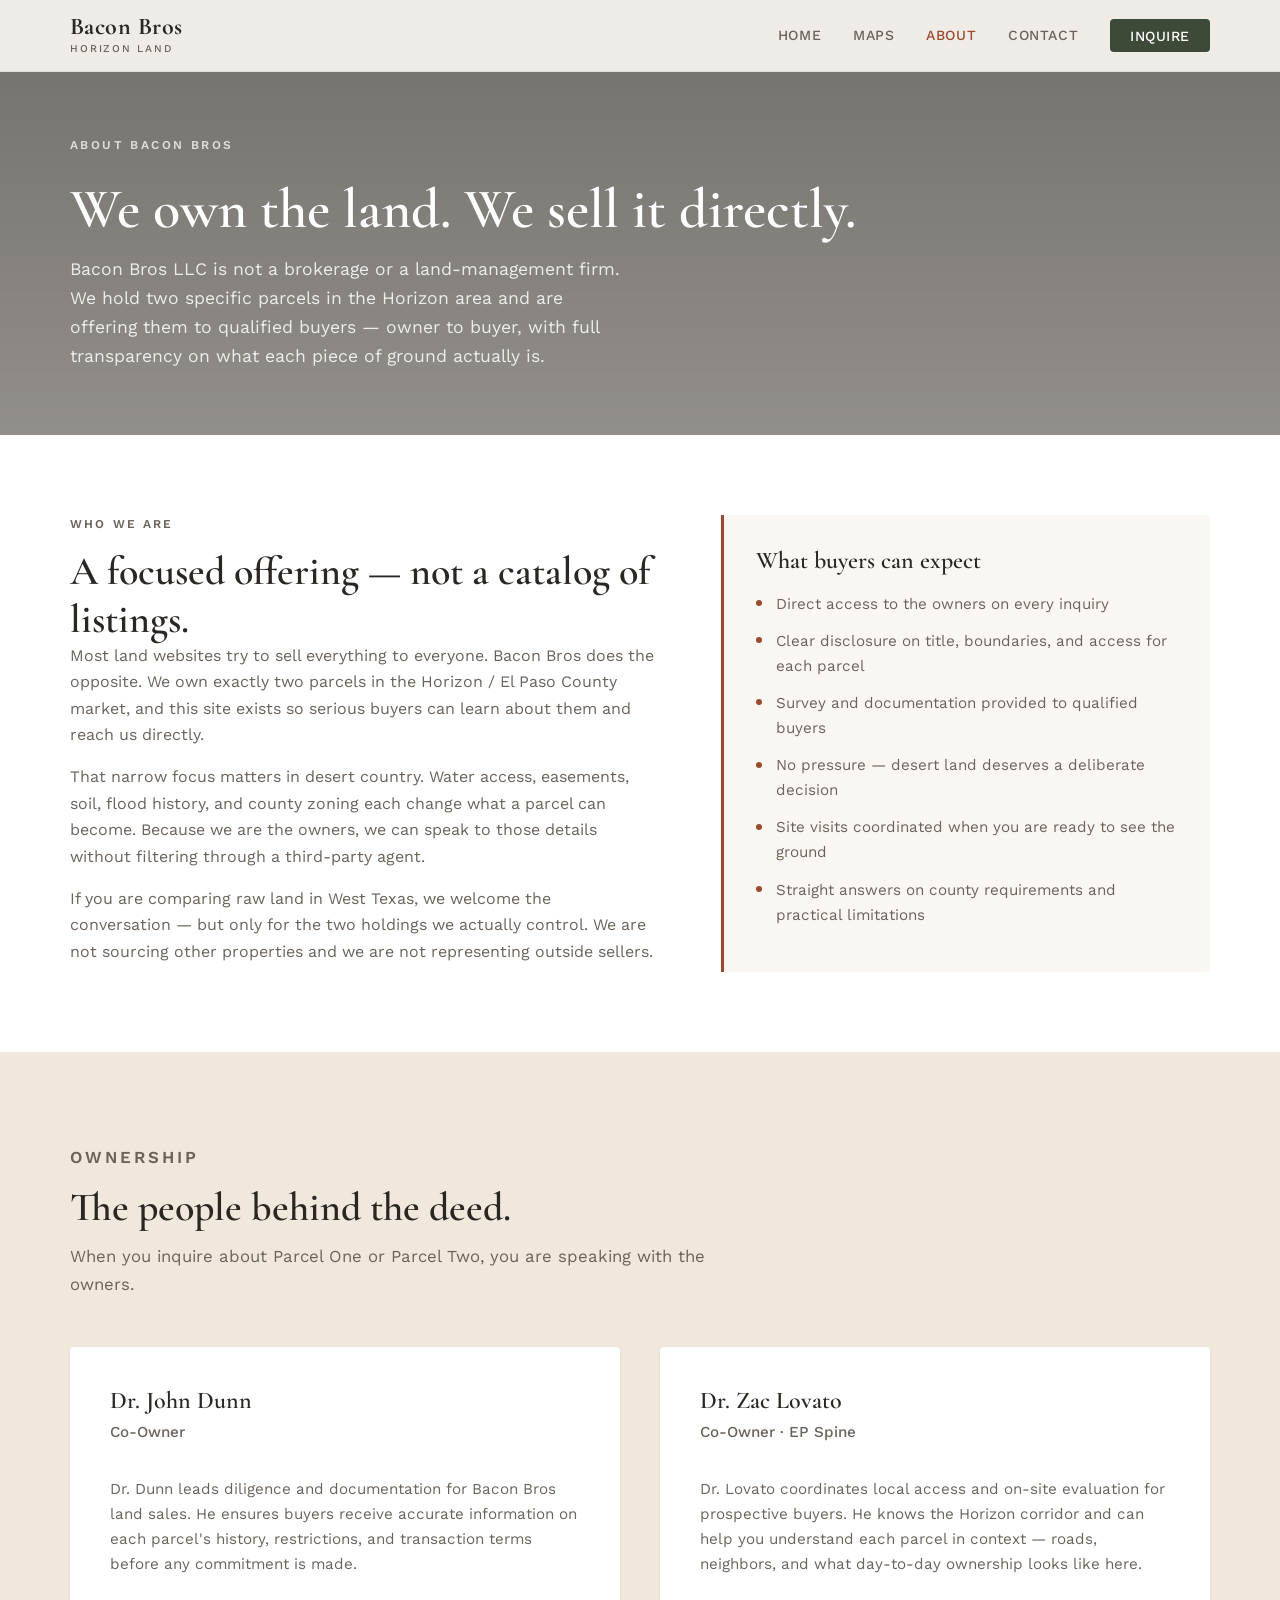
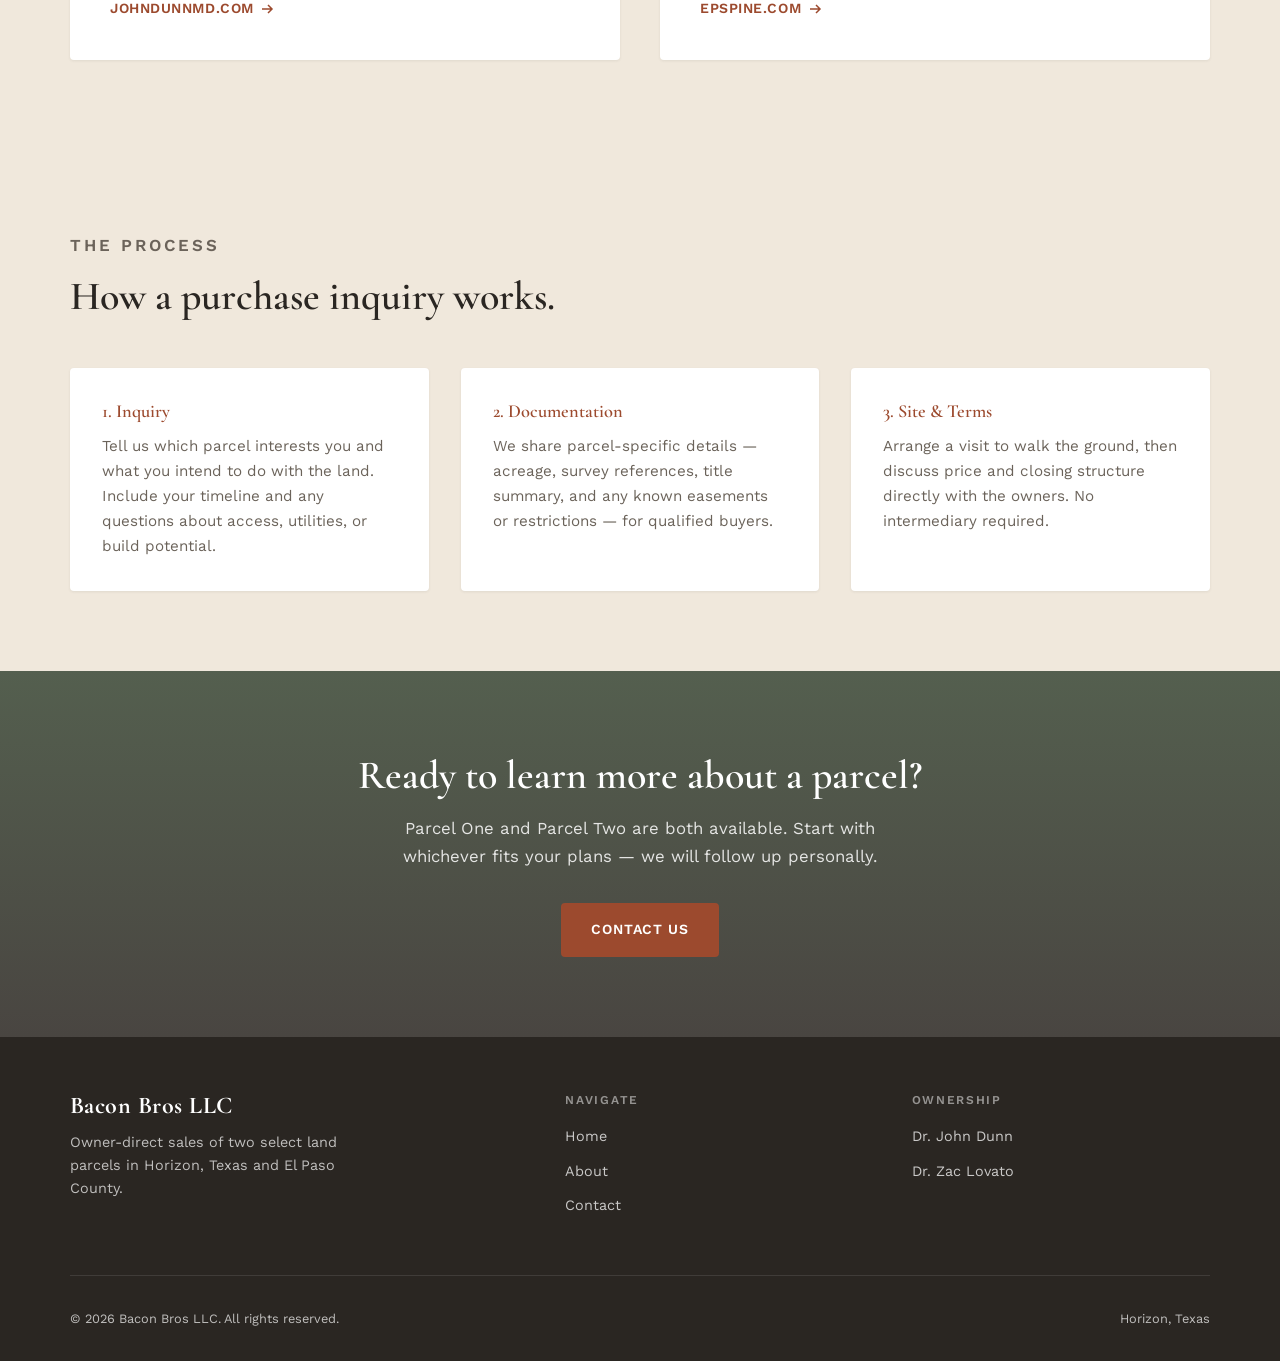
<file: about.html>
<!DOCTYPE html>
<html lang="en">
<head>
  <meta charset="UTF-8">
  <meta name="viewport" content="width=device-width, initial-scale=1.0">
  <meta name="description" content="About Bacon Bros LLC — owner-direct sales of two select land parcels in Horizon, Texas.">
  <title>About | Bacon Bros LLC</title>
  <link rel="stylesheet" href="css/styles.css">
</head>
<body>
  <header class="site-header">
    <div class="container header-inner">
      <a href="index.html" class="logo">
        <span class="logo-mark">Bacon Bros</span>
        <span class="logo-sub">Horizon Land</span>
      </a>
      <button class="nav-toggle" aria-expanded="false" aria-controls="site-nav">Menu</button>
      <nav class="site-nav" id="site-nav" aria-label="Main navigation">
        <ul>
          <li><a href="index.html">Home</a></li>
          <li><a href="index.html#downloads">Maps</a></li>
          <li><a href="about.html">About</a></li>
          <li><a href="contact.html">Contact</a></li>
          <li><a href="contact.html" class="nav-cta">Inquire</a></li>
        </ul>
      </nav>
    </div>
  </header>

  <main>
    <section class="page-hero page-hero--about">
      <div class="container">
        <p class="hero-eyebrow">About Bacon Bros</p>
        <h1>We own the land. We sell it directly.</h1>
        <p class="page-hero-lead">
          Bacon Bros LLC is not a brokerage or a land-management firm. We hold two specific
          parcels in the Horizon area and are offering them to qualified buyers — owner to buyer,
          with full transparency on what each piece of ground actually is.
        </p>
      </div>
    </section>

    <section class="about-content">
      <div class="container about-grid">
        <div class="about-text">
          <p class="section-eyebrow">Who We Are</p>
          <h2>A focused offering — not a catalog of listings.</h2>
          <p>
            Most land websites try to sell everything to everyone. Bacon Bros does the opposite.
            We own exactly two parcels in the Horizon / El Paso County market, and this site exists
            so serious buyers can learn about them and reach us directly.
          </p>
          <p>
            That narrow focus matters in desert country. Water access, easements, soil, flood
            history, and county zoning each change what a parcel can become. Because we are the
            owners, we can speak to those details without filtering through a third-party agent.
          </p>
          <p>
            If you are comparing raw land in West Texas, we welcome the conversation — but only
            for the two holdings we actually control. We are not sourcing other properties and we
            are not representing outside sellers.
          </p>
        </div>
        <aside class="about-values">
          <h3>What buyers can expect</h3>
          <ul class="values-list">
            <li>Direct access to the owners on every inquiry</li>
            <li>Clear disclosure on title, boundaries, and access for each parcel</li>
            <li>Survey and documentation provided to qualified buyers</li>
            <li>No pressure — desert land deserves a deliberate decision</li>
            <li>Site visits coordinated when you are ready to see the ground</li>
            <li>Straight answers on county requirements and practical limitations</li>
          </ul>
        </aside>
      </div>
    </section>

    <section class="leadership">
      <div class="container">
        <div class="section-header">
          <p class="section-eyebrow">Ownership</p>
          <h2>The people behind the deed.</h2>
          <p>When you inquire about Parcel One or Parcel Two, you are speaking with the owners.</p>
        </div>
        <div class="leaders-grid">
          <article class="leader-card">
            <h3>Dr. John Dunn</h3>
            <p class="leader-title">Co-Owner</p>
            <p>
              Dr. Dunn leads diligence and documentation for Bacon Bros land sales. He ensures
              buyers receive accurate information on each parcel's history, restrictions, and
              transaction terms before any commitment is made.
            </p>
            <a href="https://johndunnmd.com" class="leader-link" target="_blank" rel="noopener noreferrer">
              johndunnmd.com
              <svg viewBox="0 0 16 16" fill="none" stroke="currentColor" stroke-width="1.5" aria-hidden="true"><path d="M3 8h10M9 4l4 4-4 4"/></svg>
            </a>
          </article>
          <article class="leader-card">
            <h3>Dr. Zac Lovato</h3>
            <p class="leader-title">Co-Owner · EP Spine</p>
            <p>
              Dr. Lovato coordinates local access and on-site evaluation for prospective buyers.
              He knows the Horizon corridor and can help you understand each parcel in context —
              roads, neighbors, and what day-to-day ownership looks like here.
            </p>
            <a href="https://epspine.com" class="leader-link" target="_blank" rel="noopener noreferrer">
              epspine.com
              <svg viewBox="0 0 16 16" fill="none" stroke="currentColor" stroke-width="1.5" aria-hidden="true"><path d="M3 8h10M9 4l4 4-4 4"/></svg>
            </a>
          </article>
        </div>
      </div>
    </section>

    <section class="timeline">
      <div class="container">
        <div class="section-header">
          <p class="section-eyebrow">The Process</p>
          <h2>How a purchase inquiry works.</h2>
        </div>
        <div class="timeline-items">
          <article class="timeline-item">
            <h3>1. Inquiry</h3>
            <p>Tell us which parcel interests you and what you intend to do with the land. Include your timeline and any questions about access, utilities, or build potential.</p>
          </article>
          <article class="timeline-item">
            <h3>2. Documentation</h3>
            <p>We share parcel-specific details — acreage, survey references, title summary, and any known easements or restrictions — for qualified buyers.</p>
          </article>
          <article class="timeline-item">
            <h3>3. Site &amp; Terms</h3>
            <p>Arrange a visit to walk the ground, then discuss price and closing structure directly with the owners. No intermediary required.</p>
          </article>
        </div>
      </div>
    </section>

    <section class="cta-band">
      <div class="cta-band-bg" aria-hidden="true"></div>
      <div class="container">
        <h2>Ready to learn more about a parcel?</h2>
        <p>Parcel One and Parcel Two are both available. Start with whichever fits your plans — we will follow up personally.</p>
        <a href="contact.html" class="btn btn-primary">Contact Us</a>
      </div>
    </section>
  </main>

  <footer class="site-footer">
    <div class="container">
      <div class="footer-grid">
        <div class="footer-brand">
          <div class="logo-mark">Bacon Bros LLC</div>
          <p>Owner-direct sales of two select land parcels in Horizon, Texas and El Paso County.</p>
        </div>
        <nav class="footer-nav" aria-label="Footer navigation">
          <h4>Navigate</h4>
          <ul>
            <li><a href="index.html">Home</a></li>
            <li><a href="about.html">About</a></li>
            <li><a href="contact.html">Contact</a></li>
          </ul>
        </nav>
        <nav class="footer-nav" aria-label="Owner links">
          <h4>Ownership</h4>
          <ul>
            <li><a href="https://johndunnmd.com" target="_blank" rel="noopener noreferrer">Dr. John Dunn</a></li>
            <li><a href="https://epspine.com" target="_blank" rel="noopener noreferrer">Dr. Zac Lovato</a></li>
          </ul>
        </nav>
      </div>
      <div class="footer-bottom">
        <span>&copy; 2026 Bacon Bros LLC. All rights reserved.</span>
        <span>Horizon, Texas</span>
      </div>
    </div>
  </footer>

  <script src="js/main.js"></script>
</body>
</html>
</file>
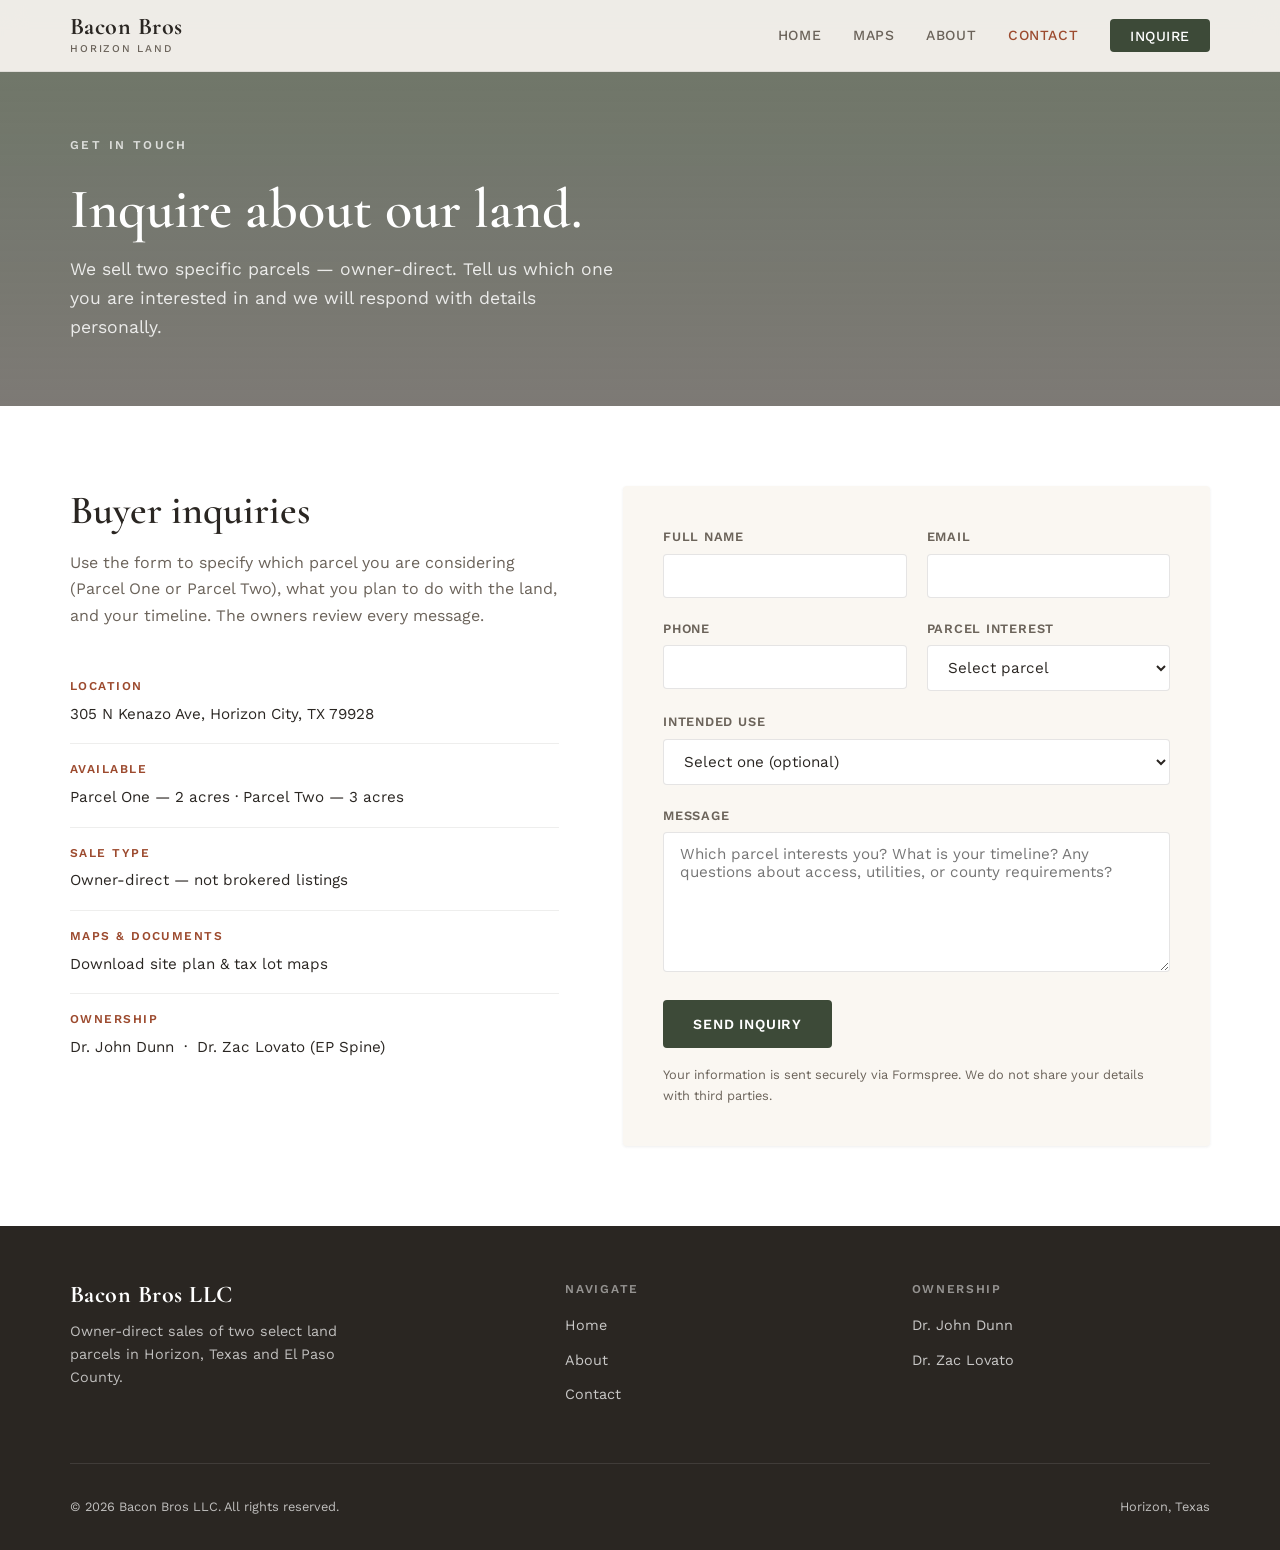
<file: contact.html>
<!DOCTYPE html>
<html lang="en">
<head>
  <meta charset="UTF-8">
  <meta name="viewport" content="width=device-width, initial-scale=1.0">
  <meta name="description" content="Contact Bacon Bros LLC to inquire about available land parcels in Horizon, Texas.">
  <title>Contact | Bacon Bros LLC</title>
  <link rel="stylesheet" href="css/styles.css">
</head>
<body>
  <header class="site-header">
    <div class="container header-inner">
      <a href="index.html" class="logo">
        <span class="logo-mark">Bacon Bros</span>
        <span class="logo-sub">Horizon Land</span>
      </a>
      <button class="nav-toggle" aria-expanded="false" aria-controls="site-nav">Menu</button>
      <nav class="site-nav" id="site-nav" aria-label="Main navigation">
        <ul>
          <li><a href="index.html">Home</a></li>
          <li><a href="index.html#downloads">Maps</a></li>
          <li><a href="about.html">About</a></li>
          <li><a href="contact.html">Contact</a></li>
          <li><a href="contact.html" class="nav-cta">Inquire</a></li>
        </ul>
      </nav>
    </div>
  </header>

  <main>
    <section class="page-hero page-hero--contact">
      <div class="container">
        <p class="hero-eyebrow">Get in Touch</p>
        <h1>Inquire about our land.</h1>
        <p class="page-hero-lead">
          We sell two specific parcels — owner-direct. Tell us which one you are interested in
          and we will respond with details personally.
        </p>
      </div>
    </section>

    <section class="contact-section">
      <div class="container contact-grid">
        <div class="contact-info">
          <h2>Buyer inquiries</h2>
          <p>
            Use the form to specify which parcel you are considering (Parcel One or Parcel Two),
            what you plan to do with the land, and your timeline. The owners review every message.
          </p>
          <ul class="contact-details">
            <li>
              <strong>Location</strong>
              <span>305 N Kenazo Ave, Horizon City, TX 79928</span>
            </li>
            <li>
              <strong>Available</strong>
              <span>Parcel One — 2 acres · Parcel Two — 3 acres</span>
            </li>
            <li>
              <strong>Sale Type</strong>
              <span>Owner-direct — not brokered listings</span>
            </li>
            <li>
              <strong>Maps &amp; Documents</strong>
              <span>
                <a href="index.html#downloads">Download site plan &amp; tax lot maps</a>
              </span>
            </li>
            <li>
              <strong>Ownership</strong>
              <span>
                <a href="https://johndunnmd.com" target="_blank" rel="noopener noreferrer">Dr. John Dunn</a>
                &nbsp;·&nbsp;
                <a href="https://epspine.com" target="_blank" rel="noopener noreferrer">Dr. Zac Lovato (EP Spine)</a>
              </span>
            </li>
          </ul>
        </div>

        <div class="contact-form-wrapper">
          <!-- Replace YOUR_FORM_ID with your Formspree form ID after signup at formspree.io -->
          <div id="form-success" class="form-success" role="status">
            Thank you for your inquiry. We received your message and will respond shortly.
          </div>
          <form
            id="contact-form"
            class="contact-form"
            action="https://formspree.io/f/YOUR_FORM_ID"
            method="POST"
          >
            <input type="hidden" name="_subject" value="Land inquiry from Bacon Bros website">
            <input type="text" name="_gotcha" style="display:none" tabindex="-1" autocomplete="off">

            <div class="form-row">
              <div class="form-group">
                <label for="name">Full Name</label>
                <input type="text" id="name" name="name" required autocomplete="name">
              </div>
              <div class="form-group">
                <label for="email">Email</label>
                <input type="email" id="email" name="email" required autocomplete="email">
              </div>
            </div>

            <div class="form-row">
              <div class="form-group">
                <label for="phone">Phone</label>
                <input type="tel" id="phone" name="phone" autocomplete="tel">
              </div>
              <div class="form-group">
                <label for="parcel">Parcel Interest</label>
                <select id="parcel" name="parcel" required>
                  <option value="">Select parcel</option>
                  <option value="parcel-one">Parcel One — 2 acres</option>
                  <option value="parcel-two">Parcel Two — 3 acres</option>
                  <option value="both">Both parcels (5 acres total)</option>
                  <option value="undecided">Not sure yet</option>
                </select>
              </div>
            </div>

            <div class="form-group">
              <label for="intended-use">Intended Use</label>
              <select id="intended-use" name="intended_use">
                <option value="">Select one (optional)</option>
                <option value="residential">Residential build</option>
                <option value="investment">Long-term hold / investment</option>
                <option value="ranch">Ranch or agricultural use</option>
                <option value="commercial">Commercial potential</option>
                <option value="other">Other</option>
              </select>
            </div>

            <div class="form-group">
              <label for="message">Message</label>
              <textarea id="message" name="message" required placeholder="Which parcel interests you? What is your timeline? Any questions about access, utilities, or county requirements?"></textarea>
            </div>

            <button type="submit" class="btn btn-dark">Send Inquiry</button>
            <p class="form-note">Your information is sent securely via Formspree. We do not share your details with third parties.</p>
          </form>
        </div>
      </div>
    </section>
  </main>

  <footer class="site-footer">
    <div class="container">
      <div class="footer-grid">
        <div class="footer-brand">
          <div class="logo-mark">Bacon Bros LLC</div>
          <p>Owner-direct sales of two select land parcels in Horizon, Texas and El Paso County.</p>
        </div>
        <nav class="footer-nav" aria-label="Footer navigation">
          <h4>Navigate</h4>
          <ul>
            <li><a href="index.html">Home</a></li>
            <li><a href="about.html">About</a></li>
            <li><a href="contact.html">Contact</a></li>
          </ul>
        </nav>
        <nav class="footer-nav" aria-label="Owner links">
          <h4>Ownership</h4>
          <ul>
            <li><a href="https://johndunnmd.com" target="_blank" rel="noopener noreferrer">Dr. John Dunn</a></li>
            <li><a href="https://epspine.com" target="_blank" rel="noopener noreferrer">Dr. Zac Lovato</a></li>
          </ul>
        </nav>
      </div>
      <div class="footer-bottom">
        <span>&copy; 2026 Bacon Bros LLC. All rights reserved.</span>
        <span>Horizon, Texas</span>
      </div>
    </div>
  </footer>

  <script src="js/main.js"></script>
  <script src="js/downloads.js"></script>
</body>
</html>
</file>
<file: css/styles.css>
/* Bacon Bros LLC — professional land management site */

@import url('https://fonts.googleapis.com/css2?family=Cormorant+Garamond:ital,wght@0,500;0,600;0,700;1,500&family=Work+Sans:wght@400;500;600&display=swap');

:root {
  --font-serif: 'Cormorant Garamond', Georgia, 'Times New Roman', serif;
  --font-sans: 'Work Sans', system-ui, -apple-system, sans-serif;

  --color-cream: #faf7f2;
  --color-sand: #f0e8dc;
  --color-stone: #6b635a;
  --color-charcoal: #2a2622;
  --color-rust: #9c4a2e;
  --color-terracotta: #b8653a;
  --color-sage: #5a6b52;
  --color-sage-dark: #3d4a38;
  --color-white: #ffffff;

  --shadow-sm: 0 1px 3px rgba(42, 38, 34, 0.08);
  --shadow-md: 0 4px 20px rgba(42, 38, 34, 0.1);
  --shadow-lg: 0 12px 40px rgba(42, 38, 34, 0.14);

  --radius: 4px;
  --max-width: 1140px;
  --header-height: 72px;
}

*,
*::before,
*::after {
  box-sizing: border-box;
  margin: 0;
  padding: 0;
}

html {
  scroll-behavior: smooth;
}

body {
  font-family: var(--font-sans);
  font-size: 1rem;
  line-height: 1.65;
  color: var(--color-charcoal);
  background-color: var(--color-cream);
  -webkit-font-smoothing: antialiased;
}

img {
  max-width: 100%;
  height: auto;
  display: block;
}

a {
  color: var(--color-rust);
  text-decoration: none;
  transition: color 0.2s ease;
}

a:hover {
  color: var(--color-terracotta);
}

h1, h2, h3, h4 {
  font-family: var(--font-serif);
  font-weight: 600;
  line-height: 1.2;
  color: var(--color-charcoal);
}

h1 { font-size: clamp(2.25rem, 5vw, 3.5rem); }
h2 { font-size: clamp(1.75rem, 3.5vw, 2.5rem); }
h3 { font-size: clamp(1.25rem, 2.5vw, 1.5rem); }

p + p {
  margin-top: 1rem;
}

.container {
  width: min(100% - 2.5rem, var(--max-width));
  margin-inline: auto;
}

/* ---- Header ---- */

.site-header {
  position: fixed;
  top: 0;
  left: 0;
  right: 0;
  z-index: 100;
  height: var(--header-height);
  background: rgba(250, 247, 242, 0.92);
  backdrop-filter: blur(12px);
  border-bottom: 1px solid rgba(42, 38, 34, 0.08);
}

.header-inner {
  display: flex;
  align-items: center;
  justify-content: space-between;
  height: 100%;
}

.logo {
  display: flex;
  flex-direction: column;
  gap: 0;
  color: var(--color-charcoal);
  text-decoration: none;
}

.logo:hover {
  color: var(--color-charcoal);
}

.logo-mark {
  font-family: var(--font-serif);
  font-size: 1.5rem;
  font-weight: 700;
  letter-spacing: 0.02em;
  line-height: 1.1;
}

.logo-sub {
  font-family: var(--font-sans);
  font-size: 0.65rem;
  font-weight: 500;
  letter-spacing: 0.18em;
  text-transform: uppercase;
  color: var(--color-stone);
}

.nav-toggle {
  display: none;
  background: none;
  border: 1px solid rgba(42, 38, 34, 0.15);
  border-radius: var(--radius);
  padding: 0.5rem 0.75rem;
  cursor: pointer;
  font-family: var(--font-sans);
  font-size: 0.85rem;
  font-weight: 500;
  color: var(--color-charcoal);
}

.site-nav ul {
  display: flex;
  align-items: center;
  gap: 2rem;
  list-style: none;
}

.site-nav a {
  font-size: 0.875rem;
  font-weight: 500;
  letter-spacing: 0.04em;
  text-transform: uppercase;
  color: var(--color-stone);
}

.site-nav a:hover,
.site-nav a.active {
  color: var(--color-rust);
}

.nav-cta {
  padding: 0.55rem 1.25rem;
  background: var(--color-sage-dark);
  color: var(--color-white) !important;
  border-radius: var(--radius);
  transition: background 0.2s ease;
}

.nav-cta:hover {
  background: var(--color-sage);
  color: var(--color-white) !important;
}

/* ---- Hero ---- */

.hero {
  position: relative;
  padding-top: var(--header-height);
  background: var(--color-cream);
  overflow: hidden;
}

.hero-map-layout {
  display: grid;
  grid-template-columns: 1fr 1.15fr;
  gap: 3rem;
  align-items: center;
  padding-block: 3rem 4rem;
}

.hero-content {
  position: relative;
  z-index: 1;
  max-width: none;
  color: var(--color-charcoal);
  padding-block: 0;
}

.hero-eyebrow {
  font-size: 0.75rem;
  font-weight: 600;
  letter-spacing: 0.2em;
  text-transform: uppercase;
  color: var(--color-rust);
  margin-bottom: 1.25rem;
}

.hero h1 {
  color: var(--color-charcoal);
  margin-bottom: 1rem;
}

.hero-lead {
  font-size: 1.05rem;
  line-height: 1.7;
  color: var(--color-stone);
  margin-bottom: 1.25rem;
}

.hero-address {
  font-size: 1.1rem;
  font-weight: 600;
  color: var(--color-charcoal);
  margin-bottom: 1.5rem;
}

.hero-parcel-tags {
  display: flex;
  flex-wrap: wrap;
  gap: 0.5rem;
  margin-bottom: 1.75rem;
}

.hero-tag {
  font-size: 0.75rem;
  font-weight: 600;
  letter-spacing: 0.08em;
  text-transform: uppercase;
  padding: 0.4rem 0.75rem;
  border-radius: var(--radius);
  background: rgba(66, 133, 244, 0.15);
  color: #1a56db;
  border: 1px solid rgba(26, 86, 219, 0.25);
}

.hero-actions {
  display: flex;
  flex-wrap: wrap;
  gap: 0.75rem;
  margin-bottom: 1rem;
}

.hero-map-feature {
  position: relative;
  background: var(--color-white);
  border: 1px solid rgba(42, 38, 34, 0.1);
  border-radius: var(--radius);
  box-shadow: var(--shadow-lg);
  overflow: hidden;
}

.hero-map-clickable {
  position: relative;
  display: block;
  width: 100%;
  cursor: zoom-in;
  border: none;
  padding: 0;
  background: none;
}

  width: 100%;
  height: auto;
  display: block;
  cursor: zoom-in;
}

.hero-map-toolbar {
  display: flex;
  flex-wrap: wrap;
  gap: 0.5rem;
  padding: 1rem 1.25rem;
  background: var(--color-white);
  border-top: 1px solid rgba(42, 38, 34, 0.08);
}

.hero-map-label {
  width: 100%;
  font-size: 0.72rem;
  font-weight: 600;
  letter-spacing: 0.1em;
  text-transform: uppercase;
  color: var(--color-stone);
  margin-bottom: 0.25rem;
}

@media (max-width: 900px) {
  .hero-map-layout {
    grid-template-columns: 1fr;
    gap: 2rem;
    padding-block: 2rem 3rem;
  }

  .hero-map-feature {
    order: -1;
  }
}

/* Legacy hero bg (inner pages) */
.hero-bg {
  position: absolute;
  inset: 0;
  background:
    linear-gradient(
      135deg,
      rgba(42, 38, 34, 0.72) 0%,
      rgba(42, 38, 34, 0.45) 45%,
      rgba(90, 107, 82, 0.35) 100%
    ),
    url('https://images.unsplash.com/photo-1501596510947-5352785a4134?auto=format&fit=crop&w=1920&q=80') center / cover no-repeat;
}

.page-hero .hero-content {
  max-width: 680px;
  color: var(--color-white);
  padding-block: 0;
}

.page-hero .hero-eyebrow {
  color: rgba(255, 255, 255, 0.75);
}

.page-hero h1,
.page-hero .hero-content h1 {
  color: var(--color-white);
}

.page-hero .hero-lead {
  color: rgba(255, 255, 255, 0.88);
}

/* ---- Buttons ---- */

.btn {
  display: inline-flex;
  align-items: center;
  justify-content: center;
  padding: 0.85rem 1.75rem;
  font-family: var(--font-sans);
  font-size: 0.875rem;
  font-weight: 600;
  letter-spacing: 0.06em;
  text-transform: uppercase;
  border-radius: var(--radius);
  border: 2px solid transparent;
  cursor: pointer;
  transition: all 0.2s ease;
  text-decoration: none;
}

.btn-primary {
  background: var(--color-rust);
  color: var(--color-white);
  border-color: var(--color-rust);
}

.btn-primary:hover {
  background: var(--color-terracotta);
  border-color: var(--color-terracotta);
  color: var(--color-white);
}

.btn-outline {
  background: transparent;
  color: var(--color-white);
  border-color: rgba(255, 255, 255, 0.6);
}

.btn-outline:hover {
  background: rgba(255, 255, 255, 0.12);
  border-color: var(--color-white);
  color: var(--color-white);
}

.btn-dark {
  background: var(--color-sage-dark);
  color: var(--color-white);
  border-color: var(--color-sage-dark);
}

.btn-dark:hover {
  background: var(--color-sage);
  border-color: var(--color-sage);
  color: var(--color-white);
}

/* ---- Sections ---- */

section {
  padding-block: 5rem;
}

.section-header {
  max-width: 640px;
  margin-bottom: 3rem;
}

.section-eyebrow {
  font-size: 0.75rem;
  font-weight: 600;
  letter-spacing: 0.18em;
  text-transform: uppercase;
  color: var(--color-rust);
  margin-bottom: 0.75rem;
}

.section-header p {
  color: var(--color-stone);
  font-size: 1.05rem;
  margin-top: 0.75rem;
}

/* ---- Services ---- */

.services {
  background: var(--color-white);
}

.services-grid {
  display: grid;
  grid-template-columns: repeat(3, 1fr);
  gap: 2rem;
}

.service-card {
  padding: 2rem;
  background: var(--color-cream);
  border: 1px solid rgba(42, 38, 34, 0.06);
  border-radius: var(--radius);
  transition: box-shadow 0.25s ease, transform 0.25s ease;
}

.service-card:hover {
  box-shadow: var(--shadow-md);
  transform: translateY(-2px);
}

.service-icon {
  width: 48px;
  height: 48px;
  margin-bottom: 1.25rem;
  color: var(--color-rust);
}

.service-card h3 {
  margin-bottom: 0.75rem;
}

.service-card p {
  color: var(--color-stone);
  font-size: 0.95rem;
}

/* ---- Properties (available land) ---- */

.properties {
  background: var(--color-white);
}

.properties-grid {
  display: grid;
  grid-template-columns: repeat(2, 1fr);
  gap: 2rem;
}

.property-card {
  background: var(--color-cream);
  border: 1px solid rgba(42, 38, 34, 0.08);
  border-radius: var(--radius);
  overflow: hidden;
  transition: box-shadow 0.25s ease, transform 0.25s ease;
}

.property-card:hover {
  box-shadow: var(--shadow-md);
  transform: translateY(-2px);
}

.property-image {
  height: 220px;
  background-size: cover;
  background-position: center;
}

.property-image--one {
  background-image:
    linear-gradient(rgba(42, 38, 34, 0.25), rgba(42, 38, 34, 0.25)),
    url('https://images.unsplash.com/photo-1682687220063-4742bd7f538b?auto=format&fit=crop&w=800&q=80');
}

.property-image--two {
  background-image:
    linear-gradient(rgba(42, 38, 34, 0.25), rgba(42, 38, 34, 0.25)),
    url('https://images.unsplash.com/photo-1473580044384-7ba9967e16a8?auto=format&fit=crop&w=800&q=80');
}

.property-body {
  padding: 1.75rem 2rem 2rem;
}

.property-status {
  display: inline-block;
  font-size: 0.7rem;
  font-weight: 600;
  letter-spacing: 0.12em;
  text-transform: uppercase;
  color: var(--color-sage-dark);
  background: rgba(90, 107, 82, 0.12);
  padding: 0.35rem 0.65rem;
  border-radius: var(--radius);
  margin-bottom: 0.75rem;
}

.property-card h3 {
  margin-bottom: 0.5rem;
}

.property-meta {
  font-size: 0.9rem;
  color: var(--color-rust);
  font-weight: 500;
  margin-bottom: 0.75rem;
}

.property-card p {
  color: var(--color-stone);
  font-size: 0.95rem;
  margin-bottom: 1.25rem;
}

.property-card .btn {
  padding: 0.65rem 1.25rem;
  font-size: 0.8rem;
}

@media (max-width: 900px) {
  .properties-grid {
    grid-template-columns: 1fr;
  }
}

/* ---- Site plan ---- */

.site-plan-section {
  background: var(--color-sand);
}

.site-plan-layout {
  display: grid;
  grid-template-columns: 1.1fr 1fr;
  gap: 3rem;
  align-items: start;
}

.site-plan-visual {
  background: var(--color-white);
  border: 1px solid rgba(42, 38, 34, 0.08);
  border-radius: var(--radius);
  padding: 1rem;
  box-shadow: var(--shadow-sm);
}

.site-plan-svg {
  width: 100%;
  height: auto;
  display: block;
}

.site-plan-details h3 {
  margin-bottom: 0.75rem;
}

.site-plan-details p {
  color: var(--color-stone);
  margin-bottom: 1rem;
}

.site-plan-address {
  font-size: 1.05rem;
  font-weight: 500;
  color: var(--color-charcoal);
  margin-bottom: 1.5rem;
}

.parcel-legend {
  list-style: none;
  margin-bottom: 1.5rem;
}

.parcel-legend li {
  display: flex;
  align-items: flex-start;
  gap: 0.75rem;
  padding: 0.85rem 0;
  border-bottom: 1px solid rgba(42, 38, 34, 0.08);
  color: var(--color-stone);
  font-size: 0.95rem;
}

.parcel-legend li:last-child {
  border-bottom: none;
}

.legend-swatch {
  flex-shrink: 0;
  width: 18px;
  height: 18px;
  margin-top: 0.15rem;
  background: rgba(66, 133, 244, 0.32);
  border: 2px solid #1a56db;
  border-radius: 2px;
}

.parcel-legend strong {
  display: block;
  color: var(--color-charcoal);
  margin-bottom: 0.15rem;
}

.site-plan-cta {
  margin-top: 1rem;
}

/* ---- Map ---- */

.map-section {
  background: var(--color-white);
}

#property-map {
  width: 100%;
  height: 480px;
  border-radius: var(--radius);
  border: 1px solid rgba(42, 38, 34, 0.1);
  overflow: hidden;
  background: var(--color-sand);
}

.map-fallback {
  display: flex;
  flex-direction: column;
  align-items: center;
  justify-content: center;
  height: 100%;
  padding: 2rem;
  text-align: center;
  gap: 1rem;
}

.map-fallback p {
  color: var(--color-stone);
  max-width: 420px;
}

.map-fallback code {
  font-size: 0.85rem;
  background: rgba(42, 38, 34, 0.06);
  padding: 0.15rem 0.4rem;
  border-radius: 3px;
}

.map-info {
  font-family: var(--font-sans);
  font-size: 0.9rem;
  line-height: 1.5;
  padding: 0.25rem;
}

@media (max-width: 900px) {
  .site-plan-layout {
    grid-template-columns: 1fr;
  }
}

/* ---- Featured downloads (homepage) ---- */

.featured-downloads {
  padding-block: 0 4rem;
  background: var(--color-cream);
  margin-top: -1rem;
}

.featured-downloads .asset-grid {
  margin-top: 0;
}

.featured-downloads .section-header {
  margin-bottom: 1.5rem;
}


.asset-downloads-header {
  display: flex;
  flex-wrap: wrap;
  align-items: flex-end;
  justify-content: space-between;
  gap: 1.25rem;
  margin-bottom: 2rem;
}

.asset-downloads-header h3 {
  margin-bottom: 0.35rem;
}

.asset-downloads-header p {
  color: var(--color-stone);
  font-size: 0.95rem;
  max-width: 520px;
}

.asset-actions-bar {
  display: flex;
  flex-wrap: wrap;
  gap: 0.65rem;
}

.asset-grid {
  display: grid;
  grid-template-columns: repeat(3, 1fr);
  gap: 1.5rem;
}

.asset-card {
  display: flex;
  flex-direction: column;
  background: var(--color-white);
  border: 1px solid rgba(42, 38, 34, 0.08);
  border-radius: var(--radius);
  overflow: hidden;
  box-shadow: var(--shadow-sm);
}

.asset-preview {
  position: relative;
  aspect-ratio: 4 / 5;
  background: var(--color-cream);
  border-bottom: 1px solid rgba(42, 38, 34, 0.06);
  overflow: hidden;
}

.asset-preview img {
  width: 100%;
  height: 100%;
  object-fit: contain;
  padding: 0.75rem;
}

.asset-preview-btn {
  position: absolute;
  inset: 0;
  border: none;
  background: rgba(42, 38, 34, 0);
  cursor: zoom-in;
  transition: background 0.2s ease;
}

.asset-preview-btn:hover {
  background: rgba(42, 38, 34, 0.06);
}

.asset-body {
  display: flex;
  flex-direction: column;
  flex: 1;
  padding: 1.25rem;
}

.asset-type {
  font-size: 0.7rem;
  font-weight: 600;
  letter-spacing: 0.12em;
  text-transform: uppercase;
  color: var(--color-rust);
  margin-bottom: 0.35rem;
}

.asset-body h4 {
  font-family: var(--font-serif);
  font-size: 1.15rem;
  margin-bottom: 0.5rem;
}

.asset-body p {
  color: var(--color-stone);
  font-size: 0.88rem;
  line-height: 1.55;
  margin-bottom: 1rem;
  flex: 1;
}

.asset-toolbar {
  display: flex;
  flex-wrap: wrap;
  gap: 0.5rem;
}

.btn-sm {
  padding: 0.5rem 0.85rem;
  font-size: 0.72rem;
}

.btn-ghost {
  background: transparent;
  color: var(--color-stone);
  border-color: rgba(42, 38, 34, 0.15);
}

.btn-ghost:hover {
  background: var(--color-cream);
  color: var(--color-charcoal);
  border-color: rgba(42, 38, 34, 0.25);
}

/* Lightbox */
.lightbox {
  position: fixed;
  inset: 0;
  z-index: 200;
  display: flex;
  align-items: center;
  justify-content: center;
  padding: 2rem;
  background: rgba(42, 38, 34, 0.88);
  opacity: 0;
  visibility: hidden;
  transition: opacity 0.25s ease, visibility 0.25s ease;
}

.lightbox.open {
  opacity: 1;
  visibility: visible;
}

.lightbox-inner {
  position: relative;
  max-width: min(96vw, 900px);
  max-height: 92vh;
}

.lightbox-image {
  display: block;
  max-width: 100%;
  max-height: calc(92vh - 3rem);
  margin: 0 auto;
  border-radius: var(--radius);
  background: var(--color-white);
}

.lightbox-caption {
  margin-top: 0.75rem;
  text-align: center;
  color: rgba(255, 255, 255, 0.85);
  font-size: 0.9rem;
}

.lightbox-close {
  position: absolute;
  top: -2.5rem;
  right: 0;
  background: none;
  border: none;
  color: var(--color-white);
  font-family: var(--font-sans);
  font-size: 0.85rem;
  font-weight: 500;
  letter-spacing: 0.06em;
  text-transform: uppercase;
  cursor: pointer;
}

.copy-toast {
  position: fixed;
  bottom: 1.5rem;
  left: 50%;
  transform: translateX(-50%) translateY(12px);
  z-index: 300;
  padding: 0.75rem 1.25rem;
  background: var(--color-charcoal);
  color: var(--color-white);
  font-size: 0.875rem;
  font-weight: 500;
  border-radius: var(--radius);
  box-shadow: var(--shadow-lg);
  opacity: 0;
  transition: opacity 0.25s ease, transform 0.25s ease;
  pointer-events: none;
}

.copy-toast.visible {
  opacity: 1;
  transform: translateX(-50%) translateY(0);
}

@media (max-width: 900px) {
  .asset-grid {
    grid-template-columns: 1fr;
  }
}

/* ---- Region / About preview ---- */

.region {
  position: relative;
  background:
    linear-gradient(to right, rgba(250, 247, 242, 0.95) 40%, rgba(250, 247, 242, 0.7)),
    url('https://images.unsplash.com/photo-1682687220063-4742bd7f538b?auto=format&fit=crop&w=1600&q=80') center / cover no-repeat;
}

.region-grid {
  display: grid;
  grid-template-columns: 1fr 1fr;
  gap: 4rem;
  align-items: center;
}

.region-content p {
  color: var(--color-stone);
}

.region-stats {
  display: grid;
  grid-template-columns: repeat(2, 1fr);
  gap: 1.5rem;
}

.stat {
  padding: 1.5rem;
  background: var(--color-white);
  border-radius: var(--radius);
  box-shadow: var(--shadow-sm);
  text-align: center;
}

.stat-value {
  font-family: var(--font-serif);
  font-size: 2rem;
  font-weight: 700;
  color: var(--color-rust);
  line-height: 1;
  margin-bottom: 0.35rem;
}

.stat-label {
  font-size: 0.8rem;
  font-weight: 500;
  letter-spacing: 0.06em;
  text-transform: uppercase;
  color: var(--color-stone);
}

/* ---- Leadership ---- */

.leadership {
  background: var(--color-sand);
}

.leaders-grid {
  display: grid;
  grid-template-columns: repeat(2, 1fr);
  gap: 2.5rem;
}

.leader-card {
  display: flex;
  flex-direction: column;
  padding: 2.5rem;
  background: var(--color-white);
  border-radius: var(--radius);
  box-shadow: var(--shadow-sm);
}

.leader-card h3 {
  margin-bottom: 0.25rem;
}

.leader-title {
  font-size: 0.85rem;
  font-weight: 500;
  color: var(--color-rust);
  margin-bottom: 1rem;
}

.leader-card p {
  color: var(--color-stone);
  font-size: 0.95rem;
  flex-grow: 1;
}

.leader-link {
  display: inline-flex;
  align-items: center;
  gap: 0.35rem;
  margin-top: 1.25rem;
  font-size: 0.875rem;
  font-weight: 600;
  letter-spacing: 0.04em;
  text-transform: uppercase;
}

.leader-link svg {
  width: 16px;
  height: 16px;
}

/* ---- CTA band ---- */

.cta-band {
  position: relative;
  padding-block: 5rem;
  text-align: center;
  color: var(--color-white);
  overflow: hidden;
}

.cta-band-bg {
  position: absolute;
  inset: 0;
  background:
    linear-gradient(rgba(61, 74, 56, 0.88), rgba(42, 38, 34, 0.85)),
    url('https://images.unsplash.com/photo-1473580044384-7ba9967e16a8?auto=format&fit=crop&w=1600&q=80') center / cover no-repeat;
}

.cta-band .container {
  position: relative;
  z-index: 1;
}

.cta-band h2 {
  color: var(--color-white);
  margin-bottom: 1rem;
}

.cta-band p {
  max-width: 520px;
  margin-inline: auto;
  margin-bottom: 2rem;
  color: rgba(255, 255, 255, 0.85);
  font-size: 1.05rem;
}

/* ---- Page hero (inner pages) ---- */

.page-hero {
  position: relative;
  padding-top: calc(var(--header-height) + 4rem);
  padding-bottom: 4rem;
  background:
    linear-gradient(rgba(42, 38, 34, 0.65), rgba(42, 38, 34, 0.5)),
    url('https://images.unsplash.com/photo-1501596510947-5352785a4134?auto=format&fit=crop&w=1920&q=80') center / cover no-repeat;
  color: var(--color-white);
}

.page-hero h1 {
  color: var(--color-white);
  margin-bottom: 0.75rem;
}

.page-hero-lead {
  max-width: 560px;
  font-size: 1.1rem;
  color: rgba(255, 255, 255, 0.85);
}

.page-hero--about {
  background:
    linear-gradient(rgba(42, 38, 34, 0.65), rgba(42, 38, 34, 0.5)),
    url('https://images.unsplash.com/photo-1682687220063-4742bd7f538b?auto=format&fit=crop&w=1920&q=80') center / cover no-repeat;
}

.page-hero--contact {
  background:
    linear-gradient(rgba(61, 74, 56, 0.75), rgba(42, 38, 34, 0.6)),
    url('https://images.unsplash.com/photo-1473580044384-7ba9967e16a8?auto=format&fit=crop&w=1920&q=80') center / cover no-repeat;
}

/* ---- About page content ---- */

.about-content {
  background: var(--color-white);
}

.about-grid {
  display: grid;
  grid-template-columns: 1.2fr 1fr;
  gap: 4rem;
  align-items: start;
}

.about-text p {
  color: var(--color-stone);
}

.about-values {
  padding: 2rem;
  background: var(--color-cream);
  border-left: 3px solid var(--color-rust);
  border-radius: 0 var(--radius) var(--radius) 0;
}

.about-values h3 {
  margin-bottom: 1rem;
}

.values-list {
  list-style: none;
}

.values-list li {
  position: relative;
  padding-left: 1.25rem;
  margin-bottom: 0.75rem;
  color: var(--color-stone);
  font-size: 0.95rem;
}

.values-list li::before {
  content: '';
  position: absolute;
  left: 0;
  top: 0.55em;
  width: 6px;
  height: 6px;
  background: var(--color-rust);
  border-radius: 50%;
}

.timeline {
  background: var(--color-sand);
}

.timeline-items {
  display: grid;
  grid-template-columns: repeat(3, 1fr);
  gap: 2rem;
}

.timeline-item {
  padding: 2rem;
  background: var(--color-white);
  border-radius: var(--radius);
  box-shadow: var(--shadow-sm);
}

.timeline-item h3 {
  font-size: 1.15rem;
  margin-bottom: 0.75rem;
  color: var(--color-rust);
}

.timeline-item p {
  color: var(--color-stone);
  font-size: 0.95rem;
}

/* ---- Contact page ---- */

.contact-section {
  background: var(--color-white);
}

.contact-grid {
  display: grid;
  grid-template-columns: 1fr 1.2fr;
  gap: 4rem;
  align-items: start;
}

.contact-info h2 {
  margin-bottom: 1rem;
}

.contact-info > p {
  color: var(--color-stone);
  margin-bottom: 2rem;
}

.contact-details {
  list-style: none;
}

.contact-details li {
  padding: 1rem 0;
  border-bottom: 1px solid rgba(42, 38, 34, 0.08);
}

.contact-details li:last-child {
  border-bottom: none;
}

.contact-details strong {
  display: block;
  font-size: 0.75rem;
  font-weight: 600;
  letter-spacing: 0.12em;
  text-transform: uppercase;
  color: var(--color-rust);
  margin-bottom: 0.25rem;
}

.contact-details span,
.contact-details a {
  color: var(--color-charcoal);
  font-size: 0.95rem;
}

/* ---- Forms ---- */

.contact-form {
  padding: 2.5rem;
  background: var(--color-cream);
  border-radius: var(--radius);
  box-shadow: var(--shadow-sm);
}

.form-group {
  margin-bottom: 1.25rem;
}

.form-group label {
  display: block;
  font-size: 0.8rem;
  font-weight: 600;
  letter-spacing: 0.06em;
  text-transform: uppercase;
  color: var(--color-stone);
  margin-bottom: 0.4rem;
}

.form-group input,
.form-group select,
.form-group textarea {
  width: 100%;
  padding: 0.75rem 1rem;
  font-family: var(--font-sans);
  font-size: 0.95rem;
  color: var(--color-charcoal);
  background: var(--color-white);
  border: 1px solid rgba(42, 38, 34, 0.12);
  border-radius: var(--radius);
  transition: border-color 0.2s ease, box-shadow 0.2s ease;
}

.form-group input:focus,
.form-group select:focus,
.form-group textarea:focus {
  outline: none;
  border-color: var(--color-rust);
  box-shadow: 0 0 0 3px rgba(156, 74, 46, 0.12);
}

.form-group textarea {
  min-height: 140px;
  resize: vertical;
}

.form-row {
  display: grid;
  grid-template-columns: 1fr 1fr;
  gap: 1.25rem;
}

.form-note {
  font-size: 0.8rem;
  color: var(--color-stone);
  margin-top: 1rem;
}

.form-success {
  display: none;
  padding: 1.25rem;
  background: rgba(90, 107, 82, 0.12);
  border: 1px solid var(--color-sage);
  border-radius: var(--radius);
  color: var(--color-sage-dark);
  font-size: 0.95rem;
  margin-bottom: 1.25rem;
}

.form-success.visible {
  display: block;
}

/* ---- Error pages ---- */

.error-page {
  min-height: 100vh;
  display: flex;
  flex-direction: column;
}

.error-main {
  flex: 1;
  display: flex;
  align-items: center;
  justify-content: center;
  position: relative;
  padding: calc(var(--header-height) + 2rem) 1.25rem 4rem;
  text-align: center;
}

.error-bg {
  position: absolute;
  inset: 0;
  background:
    linear-gradient(rgba(250, 247, 242, 0.88), rgba(250, 247, 242, 0.92)),
    url('https://images.unsplash.com/photo-1501596510947-5352785a4134?auto=format&fit=crop&w=1920&q=80') center / cover no-repeat;
  z-index: 0;
}

.error-content {
  position: relative;
  z-index: 1;
  max-width: 560px;
}

.error-code {
  font-family: var(--font-serif);
  font-size: clamp(4rem, 12vw, 7rem);
  font-weight: 700;
  color: var(--color-rust);
  line-height: 1;
  margin-bottom: 0.5rem;
  opacity: 0.85;
}

.error-title {
  margin-bottom: 1rem;
}

.error-message {
  color: var(--color-stone);
  font-size: 1.05rem;
  margin-bottom: 0.75rem;
}

.error-humor {
  font-family: var(--font-serif);
  font-style: italic;
  font-size: 1.1rem;
  color: var(--color-charcoal);
  margin-bottom: 2rem;
  padding: 1rem 1.5rem;
  background: rgba(255, 255, 255, 0.7);
  border-radius: var(--radius);
  border-left: 3px solid var(--color-sage);
}

.error-actions {
  display: flex;
  flex-wrap: wrap;
  gap: 1rem;
  justify-content: center;
}

.error-actions .btn-outline {
  color: var(--color-charcoal);
  border-color: var(--color-stone);
}

.error-actions .btn-outline:hover {
  background: var(--color-charcoal);
  border-color: var(--color-charcoal);
  color: var(--color-white);
}

/* ---- Footer ---- */

.site-footer {
  background: var(--color-charcoal);
  color: rgba(255, 255, 255, 0.7);
  padding-block: 3.5rem 2rem;
}

.footer-grid {
  display: grid;
  grid-template-columns: 1.5fr 1fr 1fr;
  gap: 3rem;
  margin-bottom: 3rem;
}

.footer-brand .logo-mark {
  color: var(--color-white);
  margin-bottom: 0.75rem;
}

.footer-brand p {
  font-size: 0.9rem;
  line-height: 1.6;
  max-width: 320px;
}

.footer-nav h4 {
  font-family: var(--font-sans);
  font-size: 0.75rem;
  font-weight: 600;
  letter-spacing: 0.14em;
  text-transform: uppercase;
  color: rgba(255, 255, 255, 0.5);
  margin-bottom: 1rem;
}

.footer-nav ul {
  list-style: none;
}

.footer-nav li {
  margin-bottom: 0.5rem;
}

.footer-nav a {
  color: rgba(255, 255, 255, 0.75);
  font-size: 0.9rem;
}

.footer-nav a:hover {
  color: var(--color-white);
}

.footer-bottom {
  padding-top: 2rem;
  border-top: 1px solid rgba(255, 255, 255, 0.1);
  display: flex;
  flex-wrap: wrap;
  justify-content: space-between;
  gap: 1rem;
  font-size: 0.8rem;
}

.footer-bottom a {
  color: rgba(255, 255, 255, 0.6);
}

.footer-bottom a:hover {
  color: var(--color-white);
}

/* ---- Responsive ---- */

@media (max-width: 900px) {
  .services-grid,
  .leaders-grid,
  .timeline-items {
    grid-template-columns: 1fr;
  }

  .region-grid,
  .about-grid,
  .contact-grid {
    grid-template-columns: 1fr;
    gap: 2.5rem;
  }

  .region-stats {
    grid-template-columns: repeat(2, 1fr);
  }

  .footer-grid {
    grid-template-columns: 1fr;
    gap: 2rem;
  }
}

@media (max-width: 640px) {
  .nav-toggle {
    display: block;
  }

  .site-nav {
    position: absolute;
    top: var(--header-height);
    left: 0;
    right: 0;
    background: var(--color-cream);
    border-bottom: 1px solid rgba(42, 38, 34, 0.08);
    padding: 1rem 1.25rem 1.5rem;
    display: none;
  }

  .site-nav.open {
    display: block;
  }

  .site-nav ul {
    flex-direction: column;
    align-items: flex-start;
    gap: 0.75rem;
  }

  .form-row {
    grid-template-columns: 1fr;
  }

  .hero-actions {
    flex-direction: column;
  }

  .hero-actions .btn {
    width: 100%;
  }
}
</file>
